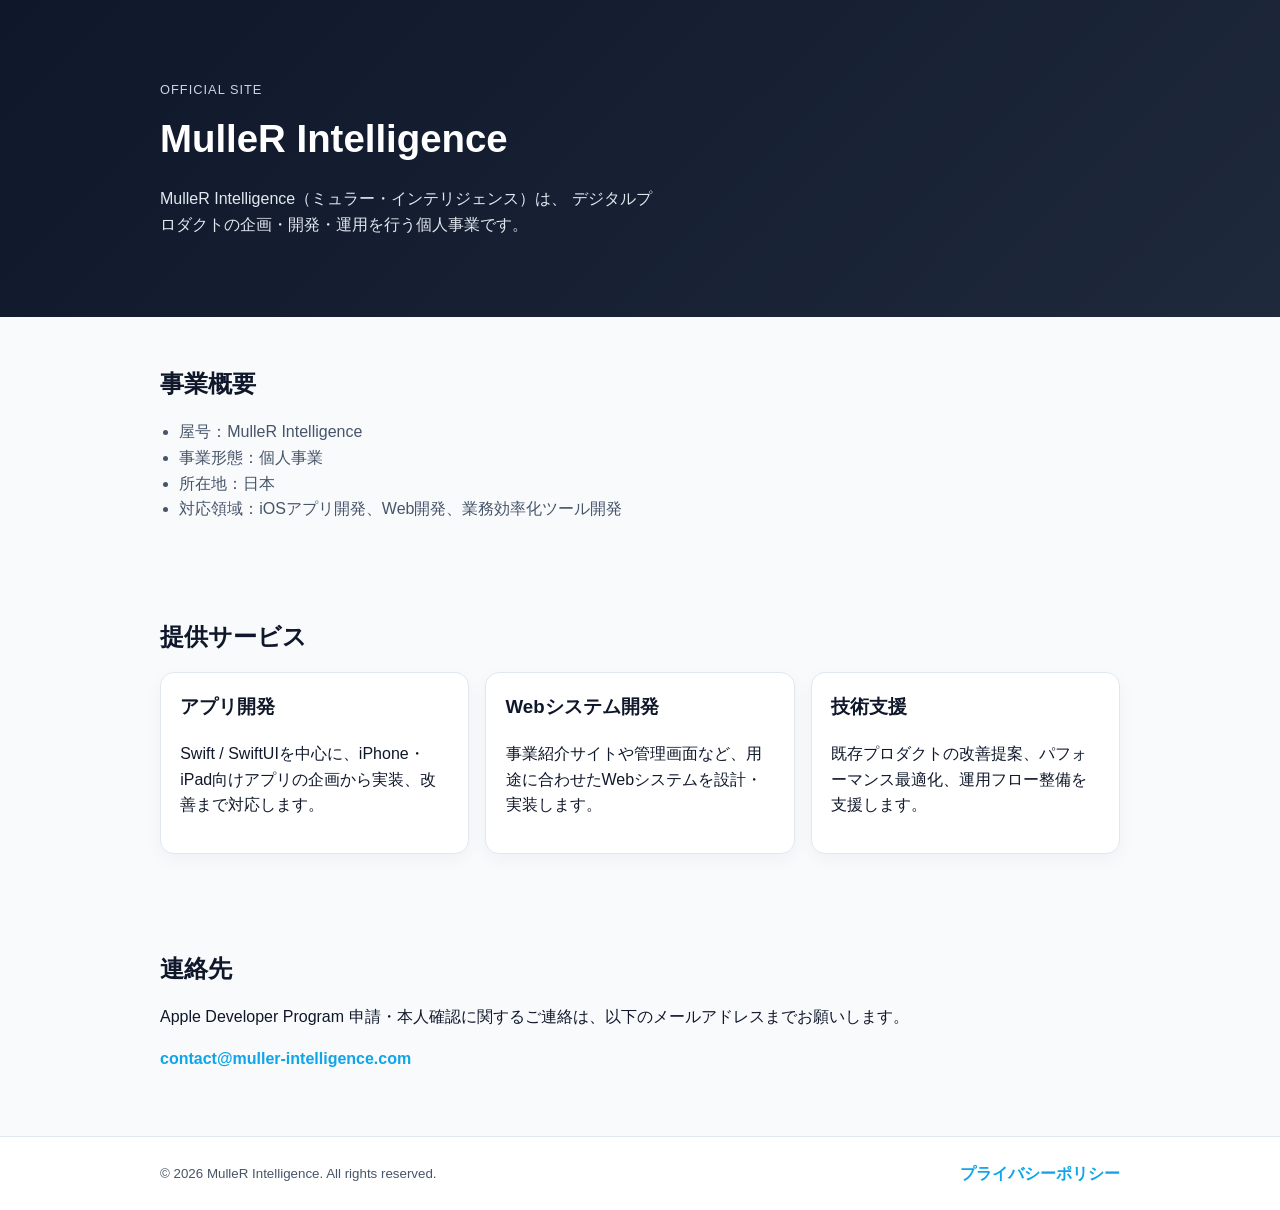
<file: index.html>
<!doctype html>
<html lang="ja">
  <head>
    <meta charset="UTF-8" />
    <meta name="viewport" content="width=device-width, initial-scale=1.0" />
    <title>MulleR Intelligence | 公式サイト</title>
    <meta
      name="description"
      content="MulleR Intelligenceの公式サイト。Apple Developer Program申請時に利用できる、事業概要・連絡先・提供サービスを掲載しています。"
    />
    <link rel="stylesheet" href="styles.css" />
  </head>
  <body>
    <header class="hero">
      <div class="container">
        <p class="eyebrow">Official Site</p>
        <h1>MulleR Intelligence</h1>
        <p class="lead">
          MulleR Intelligence（ミュラー・インテリジェンス）は、
          デジタルプロダクトの企画・開発・運用を行う個人事業です。
        </p>
      </div>
    </header>

    <main>
      <section class="section container" id="about">
        <h2>事業概要</h2>
        <ul>
          <li>屋号：MulleR Intelligence</li>
          <li>事業形態：個人事業</li>
          <li>所在地：日本</li>
          <li>対応領域：iOSアプリ開発、Web開発、業務効率化ツール開発</li>
        </ul>
      </section>

      <section class="section container" id="services">
        <h2>提供サービス</h2>
        <div class="cards">
          <article class="card">
            <h3>アプリ開発</h3>
            <p>
              Swift / SwiftUIを中心に、iPhone・iPad向けアプリの企画から実装、改善まで対応します。
            </p>
          </article>
          <article class="card">
            <h3>Webシステム開発</h3>
            <p>
              事業紹介サイトや管理画面など、用途に合わせたWebシステムを設計・実装します。
            </p>
          </article>
          <article class="card">
            <h3>技術支援</h3>
            <p>
              既存プロダクトの改善提案、パフォーマンス最適化、運用フロー整備を支援します。
            </p>
          </article>
        </div>
      </section>

      <section class="section container" id="contact">
        <h2>連絡先</h2>
        <p>
          Apple Developer Program 申請・本人確認に関するご連絡は、以下のメールアドレスまでお願いします。
        </p>
        <p class="contact-link">
          <a href="mailto:contact@muller-intelligence.com">contact@muller-intelligence.com</a>
        </p>
      </section>
    </main>

    <footer>
      <div class="container footer-inner footer-links">
        <small>© 2026 MulleR Intelligence. All rights reserved.</small>
        <a href="privacy-policy.html">プライバシーポリシー</a>
      </div>
    </footer>
  </body>
</html>
</file>
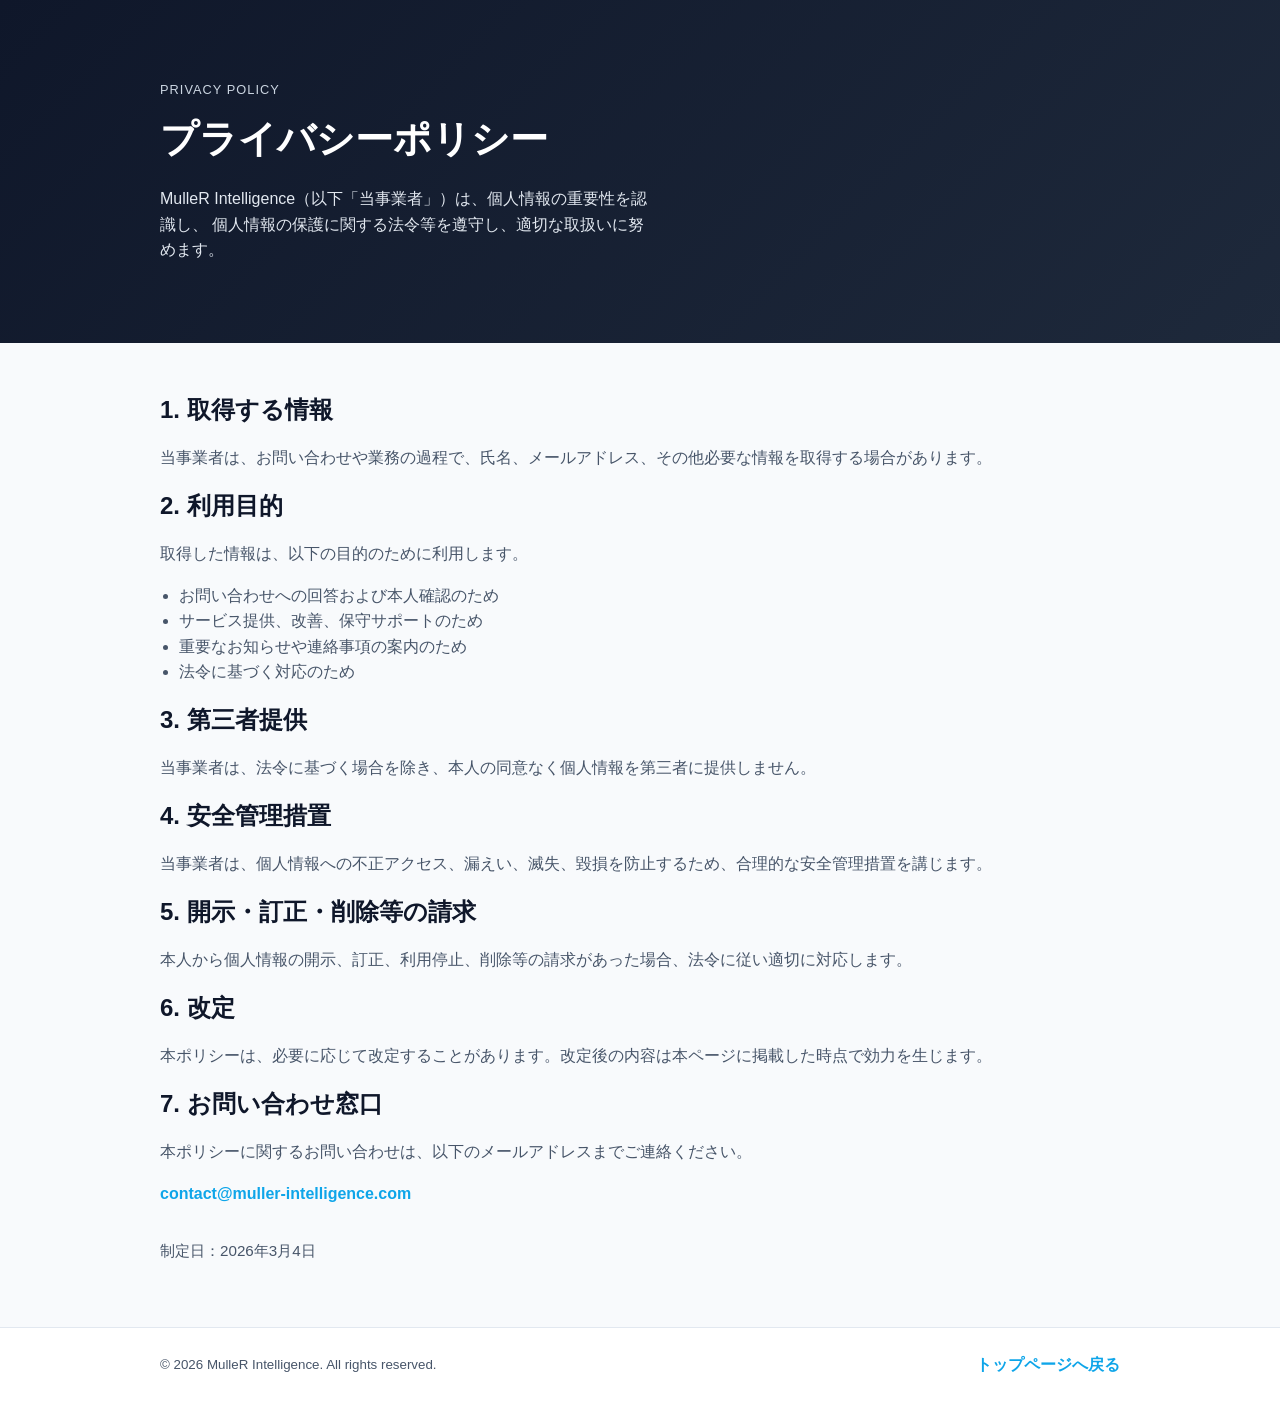
<file: privacy-policy.html>
<!doctype html>
<html lang="ja">
  <head>
    <meta charset="UTF-8" />
    <meta name="viewport" content="width=device-width, initial-scale=1.0" />
    <title>プライバシーポリシー | MulleR Intelligence</title>
    <meta
      name="description"
      content="MulleR Intelligenceのプライバシーポリシーです。個人情報の取扱い、利用目的、安全管理措置等について記載しています。"
    />
    <link rel="stylesheet" href="styles.css" />
  </head>
  <body>
    <header class="hero">
      <div class="container">
        <p class="eyebrow">Privacy Policy</p>
        <h1>プライバシーポリシー</h1>
        <p class="lead">
          MulleR Intelligence（以下「当事業者」）は、個人情報の重要性を認識し、
          個人情報の保護に関する法令等を遵守し、適切な取扱いに努めます。
        </p>
      </div>
    </header>

    <main>
      <section class="section container policy" id="policy">
        <h2>1. 取得する情報</h2>
        <p>
          当事業者は、お問い合わせや業務の過程で、氏名、メールアドレス、その他必要な情報を取得する場合があります。
        </p>

        <h2>2. 利用目的</h2>
        <p>取得した情報は、以下の目的のために利用します。</p>
        <ul>
          <li>お問い合わせへの回答および本人確認のため</li>
          <li>サービス提供、改善、保守サポートのため</li>
          <li>重要なお知らせや連絡事項の案内のため</li>
          <li>法令に基づく対応のため</li>
        </ul>

        <h2>3. 第三者提供</h2>
        <p>
          当事業者は、法令に基づく場合を除き、本人の同意なく個人情報を第三者に提供しません。
        </p>

        <h2>4. 安全管理措置</h2>
        <p>
          当事業者は、個人情報への不正アクセス、漏えい、滅失、毀損を防止するため、合理的な安全管理措置を講じます。
        </p>

        <h2>5. 開示・訂正・削除等の請求</h2>
        <p>
          本人から個人情報の開示、訂正、利用停止、削除等の請求があった場合、法令に従い適切に対応します。
        </p>

        <h2>6. 改定</h2>
        <p>
          本ポリシーは、必要に応じて改定することがあります。改定後の内容は本ページに掲載した時点で効力を生じます。
        </p>

        <h2>7. お問い合わせ窓口</h2>
        <p>
          本ポリシーに関するお問い合わせは、以下のメールアドレスまでご連絡ください。
        </p>
        <p class="contact-link">
          <a href="mailto:contact@muller-intelligence.com">contact@muller-intelligence.com</a>
        </p>

        <p class="policy-updated">制定日：2026年3月4日</p>
      </section>
    </main>

    <footer>
      <div class="container footer-inner footer-links">
        <small>© 2026 MulleR Intelligence. All rights reserved.</small>
        <a href="index.html">トップページへ戻る</a>
      </div>
    </footer>
  </body>
</html>
</file>
<file: styles.css>
:root {
  color-scheme: light;
  --bg: #f8fafc;
  --surface: #ffffff;
  --text: #0f172a;
  --muted: #475569;
  --line: #e2e8f0;
  --accent: #0ea5e9;
}

* {
  box-sizing: border-box;
}

body {
  margin: 0;
  font-family: -apple-system, BlinkMacSystemFont, "Segoe UI", Roboto, sans-serif;
  background: var(--bg);
  color: var(--text);
  line-height: 1.6;
}

.container {
  width: min(960px, calc(100% - 2rem));
  margin: 0 auto;
}

.hero {
  background: linear-gradient(135deg, #0f172a, #1e293b);
  color: #fff;
  padding: 5rem 0 4rem;
}

.eyebrow {
  margin: 0;
  letter-spacing: 0.08em;
  text-transform: uppercase;
  color: #cbd5e1;
  font-size: 0.8rem;
}

h1 {
  margin: 0.5rem 0 0;
  font-size: clamp(2rem, 3vw, 3rem);
}

.lead {
  margin-top: 1rem;
  max-width: 56ch;
  color: #e2e8f0;
}

.section {
  padding: 3rem 0;
}

h2 {
  font-size: 1.5rem;
  margin: 0 0 1rem;
}

ul {
  padding-left: 1.2rem;
  margin: 0;
  color: var(--muted);
}

.cards {
  display: grid;
  gap: 1rem;
  grid-template-columns: repeat(auto-fit, minmax(220px, 1fr));
}

.card {
  background: var(--surface);
  border: 1px solid var(--line);
  border-radius: 14px;
  padding: 1.2rem;
  box-shadow: 0 6px 18px rgba(15, 23, 42, 0.04);
}

.card h3 {
  margin-top: 0;
}

.contact-link a {
  color: var(--accent);
  font-weight: 600;
  text-decoration: none;
}

.contact-link a:hover {
  text-decoration: underline;
}

footer {
  border-top: 1px solid var(--line);
  background: #fff;
}

.footer-inner {
  padding: 1.5rem 0;
  color: var(--muted);
}

.footer-links {
  display: flex;
  justify-content: space-between;
  align-items: center;
  gap: 1rem;
}

.footer-links a {
  color: var(--accent);
  text-decoration: none;
  font-weight: 600;
}

.footer-links a:hover {
  text-decoration: underline;
}

.policy p,
.policy ul {
  color: var(--muted);
  margin-bottom: 1rem;
}

.policy-updated {
  font-size: 0.95rem;
  margin-top: 2rem;
}

@media (max-width: 640px) {
  .footer-links {
    flex-direction: column;
    align-items: flex-start;
  }
}
</file>
